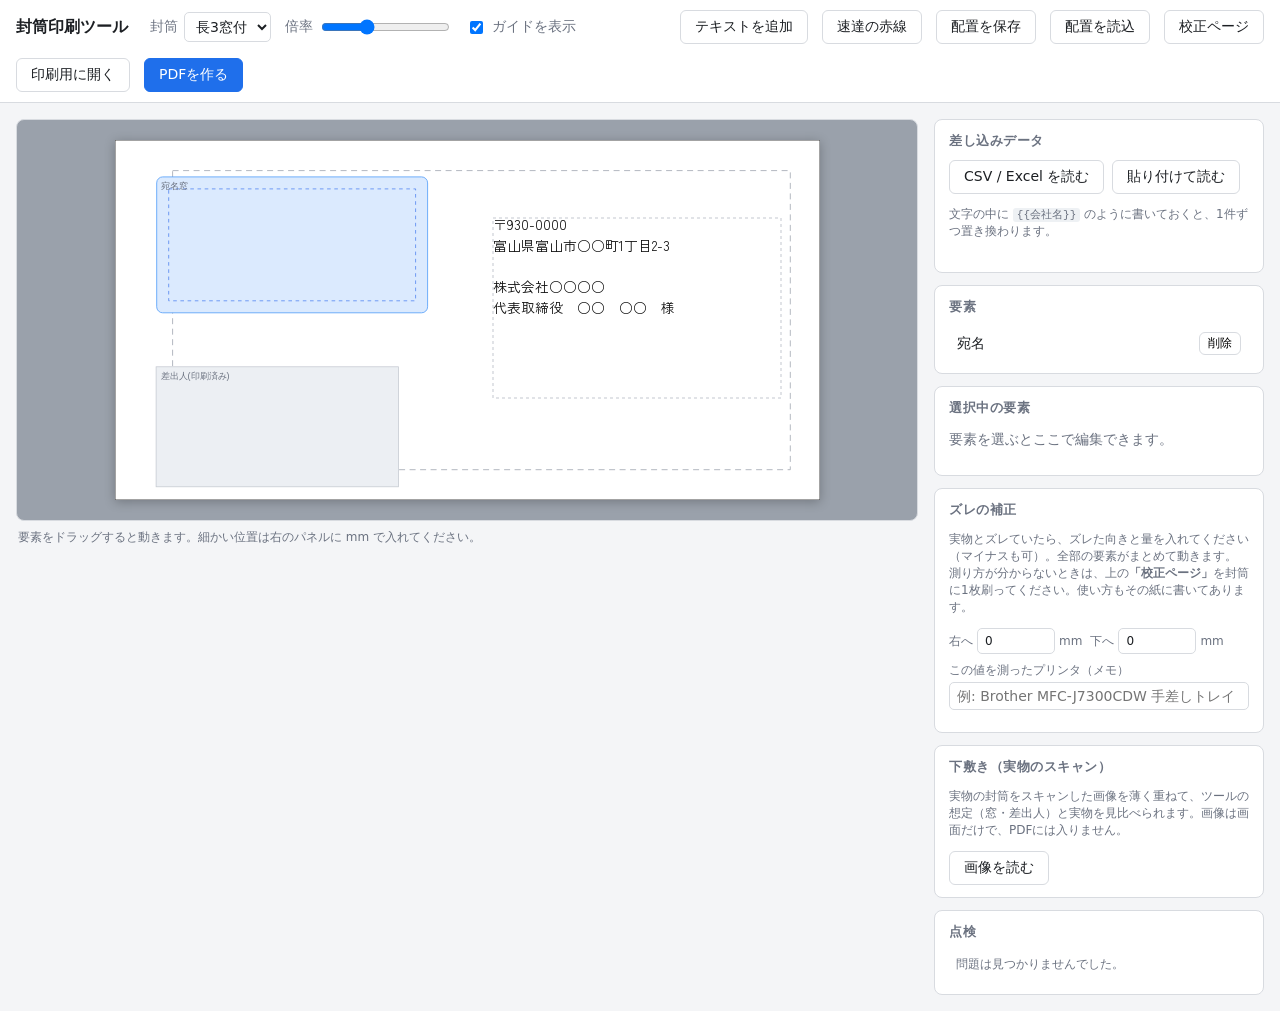
<file: index.html>
<!DOCTYPE html>
<html lang="ja">
<head>
<meta charset="UTF-8">
<meta name="viewport" content="width=device-width, initial-scale=1">
<title>封筒印刷ツール — 医薬祭実行委員会</title>
<link rel="stylesheet" href="css/app.css">
</head>
<body>

<header class="bar">
  <h1>封筒印刷ツール</h1>
  <label>封筒
    <select id="envelopeSelect"></select>
  </label>
  <label>倍率
    <input id="zoom" type="range" min="1.5" max="6" step="0.1" value="3">
  </label>
  <label class="chk"><input id="showGuides" type="checkbox" checked> ガイドを表示</label>
  <span class="spacer"></span>
  <button id="warnBadge" class="warn-badge" hidden></button>
  <button id="btnAddText" class="sub">テキストを追加</button>
  <button id="btnAddExpress" class="sub">速達の赤線</button>
  <button id="btnSaveTpl" class="sub">配置を保存</button>
  <button id="btnLoadTpl" class="sub">配置を読込</button>
  <button id="btnCalib" class="sub">校正ページ</button>
  <button id="btnPrint" class="sub">印刷用に開く</button>
  <button id="btnPdf" class="primary">PDFを作る</button>
  <input id="fileTpl" type="file" accept=".json,application/json" hidden>
</header>

<main>
  <section id="canvasArea">
    <div id="canvasWrap"><!-- SVGをここに描く --></div>
    <div id="recordNav" hidden>
      <button id="btnPrevRec" class="sub">◀ 前</button>
      <span id="recLabel" class="muted"></span>
      <button id="btnNextRec" class="sub">次 ▶</button>
    </div>
    <p id="hint" class="hint">要素をドラッグすると動きます。細かい位置は右のパネルに mm で入れてください。</p>
  </section>

  <aside id="side">
    <div class="panel" id="dataPanel">
      <h2>差し込みデータ</h2>
      <div class="row">
        <button id="btnLoadData" class="sub">CSV / Excel を読む</button>
        <button id="btnPasteData" class="sub">貼り付けて読む</button>
        <button id="btnClearData" class="sub" hidden>読み込みをやめる</button>
      </div>
      <input id="fileData" type="file" accept=".csv,.xlsx,.xls" hidden>

      <div id="pasteBox" hidden>
        <p class="muted small" style="margin:8px 0 4px">
          Googleスプレッドシートで<b>見出し行ごと</b>範囲を選んでコピー（Ctrl+C）し、ここに貼り付けてください。
        </p>
        <textarea id="pasteArea" rows="4" placeholder="〒	住所	会社名	…（1行目は見出し）"></textarea>
        <div class="row" style="margin-top:6px">
          <button id="btnPasteGo" class="sub">これを読む</button>
          <button id="btnPasteCancel" class="sub">閉じる</button>
        </div>
        <p class="muted small" style="margin:10px 0 4px">
          または「ウェブに公開」したスプレッドシートのURLから：
        </p>
        <div class="row">
          <input id="sheetUrl" type="text" placeholder="https://docs.google.com/spreadsheets/..." style="flex:1;min-width:0">
          <button id="btnUrlGo" class="sub">URLから読む</button>
        </div>
      </div>
      <p id="dataInfo" class="muted small">文字の中に <code>{{会社名}}</code> のように書いておくと、1件ずつ置き換わります。</p>
      <div id="sheetRow" class="field" hidden></div>
      <div id="columnChips" class="chips"></div>
      <div class="row" id="dataButtons" hidden>
        <button id="btnSelectAll" class="sub">全選択</button>
        <button id="btnSelectNone" class="sub">全解除</button>
      </div>
      <ul id="recordList"></ul>
    </div>

    <div class="panel">
      <h2>要素</h2>
      <ul id="elementList"></ul>
    </div>

    <div class="panel" id="propPanel">
      <h2>選択中の要素</h2>
      <div id="propBody"><p class="muted">要素を選ぶとここで編集できます。</p></div>
    </div>

    <div class="panel">
      <h2>ズレの補正</h2>
      <p class="muted small">
        実物とズレていたら、ズレた向きと量を入れてください（マイナスも可）。全部の要素がまとめて動きます。<br>
        測り方が分からないときは、上の<b>「校正ページ」</b>を封筒に1枚刷ってください。使い方もその紙に書いてあります。
      </p>
      <div class="row">
        <label>右へ <input id="offDx" type="number" step="0.5" value="0"> mm</label>
        <label>下へ <input id="offDy" type="number" step="0.5" value="0"> mm</label>
      </div>
      <div class="field" style="margin-top:8px">
        <label>この値を測ったプリンタ（メモ）</label>
        <input id="offPrinter" type="text" style="width:100%" placeholder="例: Brother MFC-J7300CDW 手差しトレイ">
      </div>
    </div>

    <div class="panel" id="underlayPanel">
      <h2>下敷き（実物のスキャン）</h2>
      <p class="muted small">実物の封筒をスキャンした画像を薄く重ねて、ツールの想定（窓・差出人）と実物を見比べられます。画像は画面だけで、PDFには入りません。</p>
      <div class="row">
        <button id="btnLoadUnder" class="sub">画像を読む</button>
        <button id="btnFitUnder" class="sub" hidden>封筒に合わせる</button>
        <button id="btnClearUnder" class="sub" hidden>消す</button>
      </div>
      <input id="fileUnder" type="file" accept="image/*" hidden>
      <div id="underControls" hidden>
        <div class="field" style="margin-top:8px">
          <label>濃さ</label>
          <input id="underOpacity" type="range" min="0.05" max="1" step="0.05" value="0.35" style="width:100%">
        </div>
        <div class="row">
          <label>左から <input id="underX" type="number" step="0.5"> mm</label>
          <label>上から <input id="underY" type="number" step="0.5"> mm</label>
          <label>幅 <input id="underW" type="number" step="0.5"> mm</label>
        </div>
        <label class="chk small" style="margin-top:6px;display:flex;gap:6px;align-items:center">
          <input id="underAdjust" type="checkbox"> 下敷きをドラッグして動かす
        </label>
      </div>
    </div>

    <div class="panel" id="checkPanel">
      <h2>点検</h2>
      <ul id="checkList"><li class="muted">—</li></ul>
    </div>
  </aside>
</main>

<div id="toast" class="toast" hidden></div>

<!-- 外部ライブラリ(vendor/ に同梱。ネットに取りに行かない) -->
<script src="vendor/pdf-lib.min.js"></script>
<script src="vendor/fontkit.umd.min.js"></script>
<script src="vendor/xlsx.full.min.js"></script>

<!-- アプリ本体 -->
<script src="js/registry.js"></script>
<script src="js/units.js"></script>
<script src="js/fonts.js"></script>
<script src="js/data.js"></script>
<script src="js/underlay.js"></script>
<script src="js/layout.js"></script>
<script src="js/state.js"></script>
<script src="js/render.js"></script>
<script src="js/ui.js"></script>
<script src="js/pdfout.js"></script>
<script src="js/calib.js"></script>

<!-- 封筒定義。封筒を増やすときはここに1行足す -->
<script src="data/envelopes/naga3-mado.js"></script>
<script src="data/envelopes/kaku2.js"></script>

<!-- 初期テンプレート(最初に開いたときの配置) -->
<script src="data/templates/naga3-atena.js"></script>
<script src="data/templates/kaku2-atena.js"></script>

<script src="js/app.js"></script>
</body>
</html>
</file>
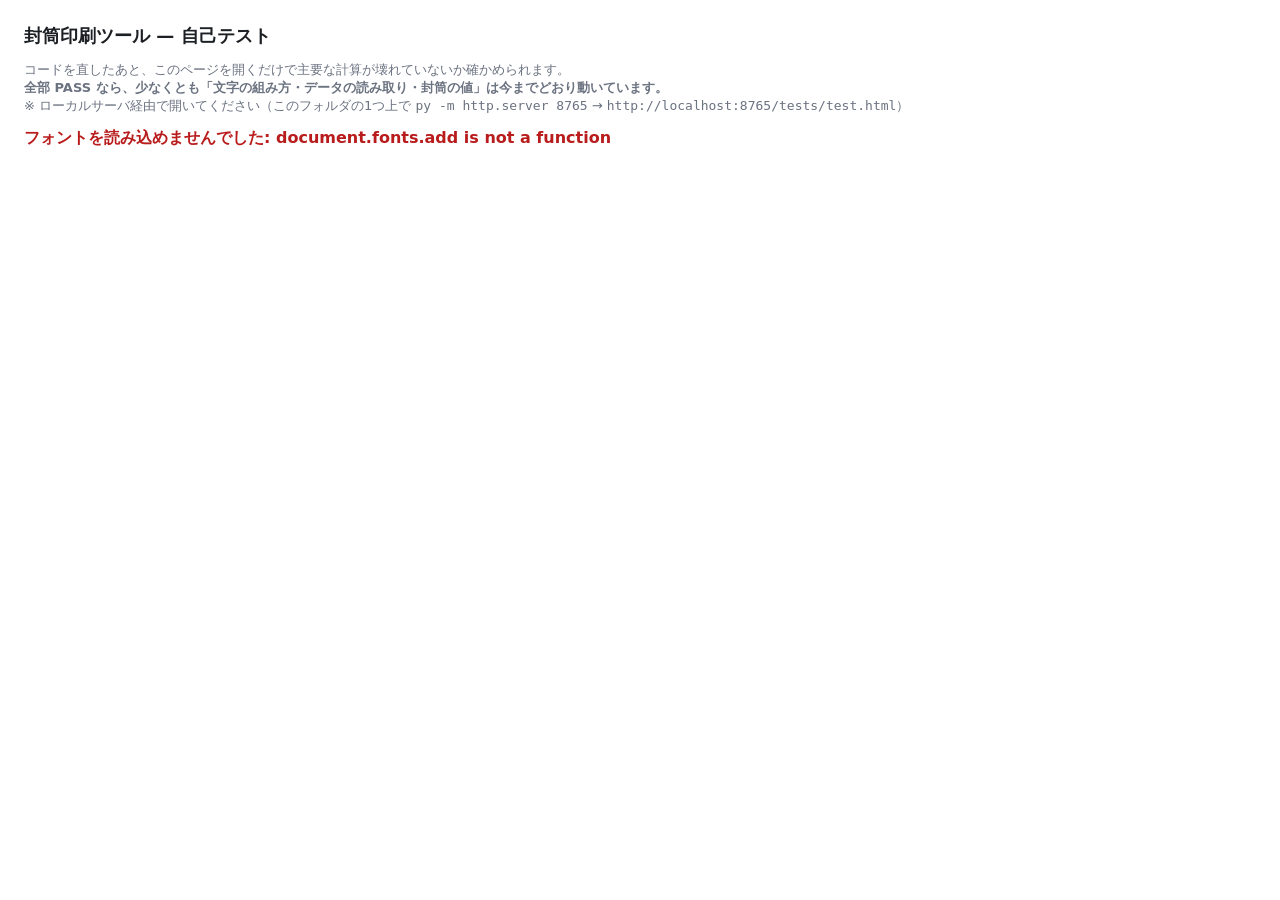
<file: tests/test.html>
<!DOCTYPE html>
<html lang="ja">
<head>
<meta charset="UTF-8">
<title>封筒印刷ツール — 自己テスト</title>
<style>
  body { font-family: "Yu Gothic UI", Meiryo, system-ui, sans-serif; margin: 24px; color: #1c1f23; }
  h1 { font-size: 18px; }
  #summary { font-size: 16px; font-weight: 600; margin: 12px 0 18px; }
  .ok { color: #15803d; }
  .ng { color: #b91c1c; }
  table { border-collapse: collapse; width: 100%; font-size: 13px; }
  td { border-bottom: 1px solid #e5e7eb; padding: 5px 8px; vertical-align: top; }
  td.res { width: 60px; font-weight: 600; }
  td.detail { color: #6b7280; }
  p.note { color: #6b7280; font-size: 13px; }
</style>
</head>
<body>

<h1>封筒印刷ツール — 自己テスト</h1>
<p class="note">
  コードを直したあと、このページを開くだけで主要な計算が壊れていないか確かめられます。<br>
  <b>全部 PASS なら、少なくとも「文字の組み方・データの読み取り・封筒の値」は今までどおり動いています。</b><br>
  ※ ローカルサーバ経由で開いてください（このフォルダの1つ上で <code>py -m http.server 8765</code> → <code>http://localhost:8765/tests/test.html</code>）
</p>

<div id="summary">実行中…</div>
<table id="results"></table>

<script src="../vendor/pdf-lib.min.js"></script>
<script src="../vendor/fontkit.umd.min.js"></script>
<script src="../vendor/xlsx.full.min.js"></script>
<script src="../js/registry.js"></script>
<script src="../js/units.js"></script>
<script src="../js/fonts.js"></script>
<script src="../js/data.js"></script>
<script src="../js/underlay.js"></script>
<script src="../js/layout.js"></script>
<script src="../js/state.js"></script>
<script src="../data/envelopes/naga3-mado.js"></script>
<script src="../data/envelopes/kaku2.js"></script>
<script src="../data/templates/naga3-atena.js"></script>
<script src="../data/templates/kaku2-atena.js"></script>
<script src="test.js"></script>
</body>
</html>
</file>
<file: css/app.css>
/* 封筒印刷ツールの見た目。色は :root にまとめてあるのでここを変えれば全体が変わる。 */
:root {
  --bg: #f4f5f7;
  --panel: #ffffff;
  --line: #d8dbe0;
  --text: #1c1f23;
  --muted: #6b7280;
  --accent: #1f6feb;
  --accent-weak: #e8f0fe;
  --warn: #b45309;
  --warn-bg: #fff7ed;
  --danger: #b91c1c;
  --envelope: #ffffff;
  --window: #dbeafe;
  --preprinted: #eceff3;
}

* { box-sizing: border-box; }

/* display: flex などを当てた要素は hidden 属性だけでは消えないので、ここで確実に消す */
[hidden] { display: none !important; }

body {
  margin: 0;
  font-family: "Yu Gothic UI", "Meiryo", system-ui, sans-serif;
  color: var(--text);
  background: var(--bg);
  font-size: 14px;
}

/* ---- 上のバー ---- */
.bar {
  display: flex;
  align-items: center;
  gap: 14px;
  padding: 10px 16px;
  background: var(--panel);
  border-bottom: 1px solid var(--line);
  flex-wrap: wrap;
}
.bar h1 { font-size: 16px; margin: 0 8px 0 0; }
.bar label { display: flex; align-items: center; gap: 6px; color: var(--muted); }
.bar label.chk { cursor: pointer; }
.bar .spacer { flex: 1; }

button {
  font: inherit;
  padding: 7px 14px;
  border-radius: 6px;
  border: 1px solid var(--line);
  background: #fff;
  cursor: pointer;
}
button:hover { background: #f0f2f5; }
button.primary { background: var(--accent); border-color: var(--accent); color: #fff; }
button.primary:hover { filter: brightness(1.08); }
button.sub { color: var(--text); }
button:disabled { opacity: .5; cursor: not-allowed; }

.warn-badge {
  background: var(--warn-bg);
  border-color: #f0c38a;
  color: var(--warn);
  font-weight: 600;
}
.warn-badge:hover { background: #ffedd5; }

select, input[type="text"], input[type="number"], textarea {
  font: inherit;
  padding: 5px 7px;
  border: 1px solid var(--line);
  border-radius: 5px;
  background: #fff;
  color: var(--text);
}
textarea { width: 100%; resize: vertical; line-height: 1.5; }
input[type="number"] { width: 78px; }

/* ---- 本体 ---- */
main { display: flex; align-items: flex-start; gap: 16px; padding: 16px; }

#canvasArea { flex: 1; min-width: 0; }
#canvasWrap {
  background: #9aa1ab;
  border: 1px solid var(--line);
  border-radius: 8px;
  padding: 20px;
  overflow: auto;
  display: flex;
  justify-content: center;
}
#canvasWrap svg { box-shadow: 0 2px 10px rgba(0,0,0,.25); background: var(--envelope); }
.hint { color: var(--muted); font-size: 12px; margin: 8px 2px 0; }

/* ---- 右パネル ---- */
#side { width: 330px; flex: none; display: flex; flex-direction: column; gap: 12px; }
.panel {
  background: var(--panel);
  border: 1px solid var(--line);
  border-radius: 8px;
  padding: 12px 14px;
}
.panel h2 { font-size: 13px; margin: 0 0 10px; color: var(--muted); font-weight: 600; letter-spacing: .04em; }
.muted { color: var(--muted); }
.small { font-size: 12px; }

#elementList { list-style: none; margin: 0; padding: 0; }
#elementList li {
  display: flex; align-items: center; gap: 8px;
  padding: 6px 8px; border-radius: 5px; cursor: pointer;
}
#elementList li:hover { background: #f0f2f5; }
#elementList li.on { background: var(--accent-weak); }
#elementList li .name { flex: 1; overflow: hidden; text-overflow: ellipsis; white-space: nowrap; }
#elementList li button { padding: 2px 8px; font-size: 12px; }

.field { margin-bottom: 10px; }
.field > label { display: block; font-size: 12px; color: var(--muted); margin-bottom: 3px; }
.row { display: flex; gap: 8px; flex-wrap: wrap; }
.row label { font-size: 12px; color: var(--muted); display: flex; align-items: center; gap: 4px; }

/* 差し込みデータ */
.chips { display: flex; flex-wrap: wrap; gap: 5px; margin: 8px 0; }
.chips button {
  padding: 3px 8px; font-size: 11px; border-radius: 999px;
  background: var(--accent-weak); border-color: #c7d9f7; color: #12447f;
}
#recordList { list-style: none; margin: 8px 0 0; padding: 0; max-height: 230px; overflow: auto; font-size: 12px; }
#recordList li { display: flex; align-items: center; gap: 6px; padding: 4px 6px; border-radius: 4px; }
#recordList li:hover { background: #f0f2f5; }
#recordList li.on { background: var(--accent-weak); }
#recordList li .rlabel { flex: 1; overflow: hidden; text-overflow: ellipsis; white-space: nowrap; cursor: pointer; }
#recordList li .rno { color: var(--muted); font-variant-numeric: tabular-nums; }
#recordList li.ng .rlabel { color: var(--warn); }

#recordNav { display: flex; align-items: center; gap: 12px; margin-top: 10px; }
#recordNav button { padding: 4px 12px; font-size: 12px; }
#recLabel { font-size: 12px; }

code { background: #eef1f4; padding: 1px 4px; border-radius: 3px; font-size: 11px; }

#checkList { list-style: none; margin: 0; padding: 0; font-size: 12px; }
#checkList li { padding: 5px 7px; border-radius: 5px; margin-bottom: 4px; }
#checkList li.ng { background: var(--warn-bg); color: var(--warn); }
#checkList li.ok { color: var(--muted); }

/* ---- トースト ---- */
.toast {
  position: fixed; left: 50%; bottom: 28px; transform: translateX(-50%);
  background: #1c1f23; color: #fff; padding: 10px 18px; border-radius: 6px;
  box-shadow: 0 4px 16px rgba(0,0,0,.3); z-index: 10;
}
.toast.ng { background: var(--danger); }

/* ---- SVGの中身 ---- */
.sv-envelope { fill: var(--envelope); stroke: #333; stroke-width: .3; }
.sv-printable { fill: none; stroke: #9aa1ab; stroke-width: .25; stroke-dasharray: 2 1.5; }
.sv-window { fill: var(--window); stroke: #60a5fa; stroke-width: .3; }
.sv-window-safe { fill: none; stroke: #2563eb; stroke-width: .2; stroke-dasharray: 1.2 1.2; }
.sv-preprinted { fill: var(--preprinted); stroke: #c4c9d0; stroke-width: .25; }
.sv-watermark { fill: none; stroke: #d6dbe1; stroke-width: .25; stroke-dasharray: 3 2; }
.sv-guide-label { fill: #6b7280; font-size: 3px; font-family: sans-serif; }
.sv-elbox { fill: none; stroke: #9ca3af; stroke-width: .2; stroke-dasharray: 1 1; }
.sv-elbox.on { stroke: var(--accent); stroke-width: .4; stroke-dasharray: none; }
.sv-el { cursor: move; }
.sv-el text { white-space: pre; }
</file>
